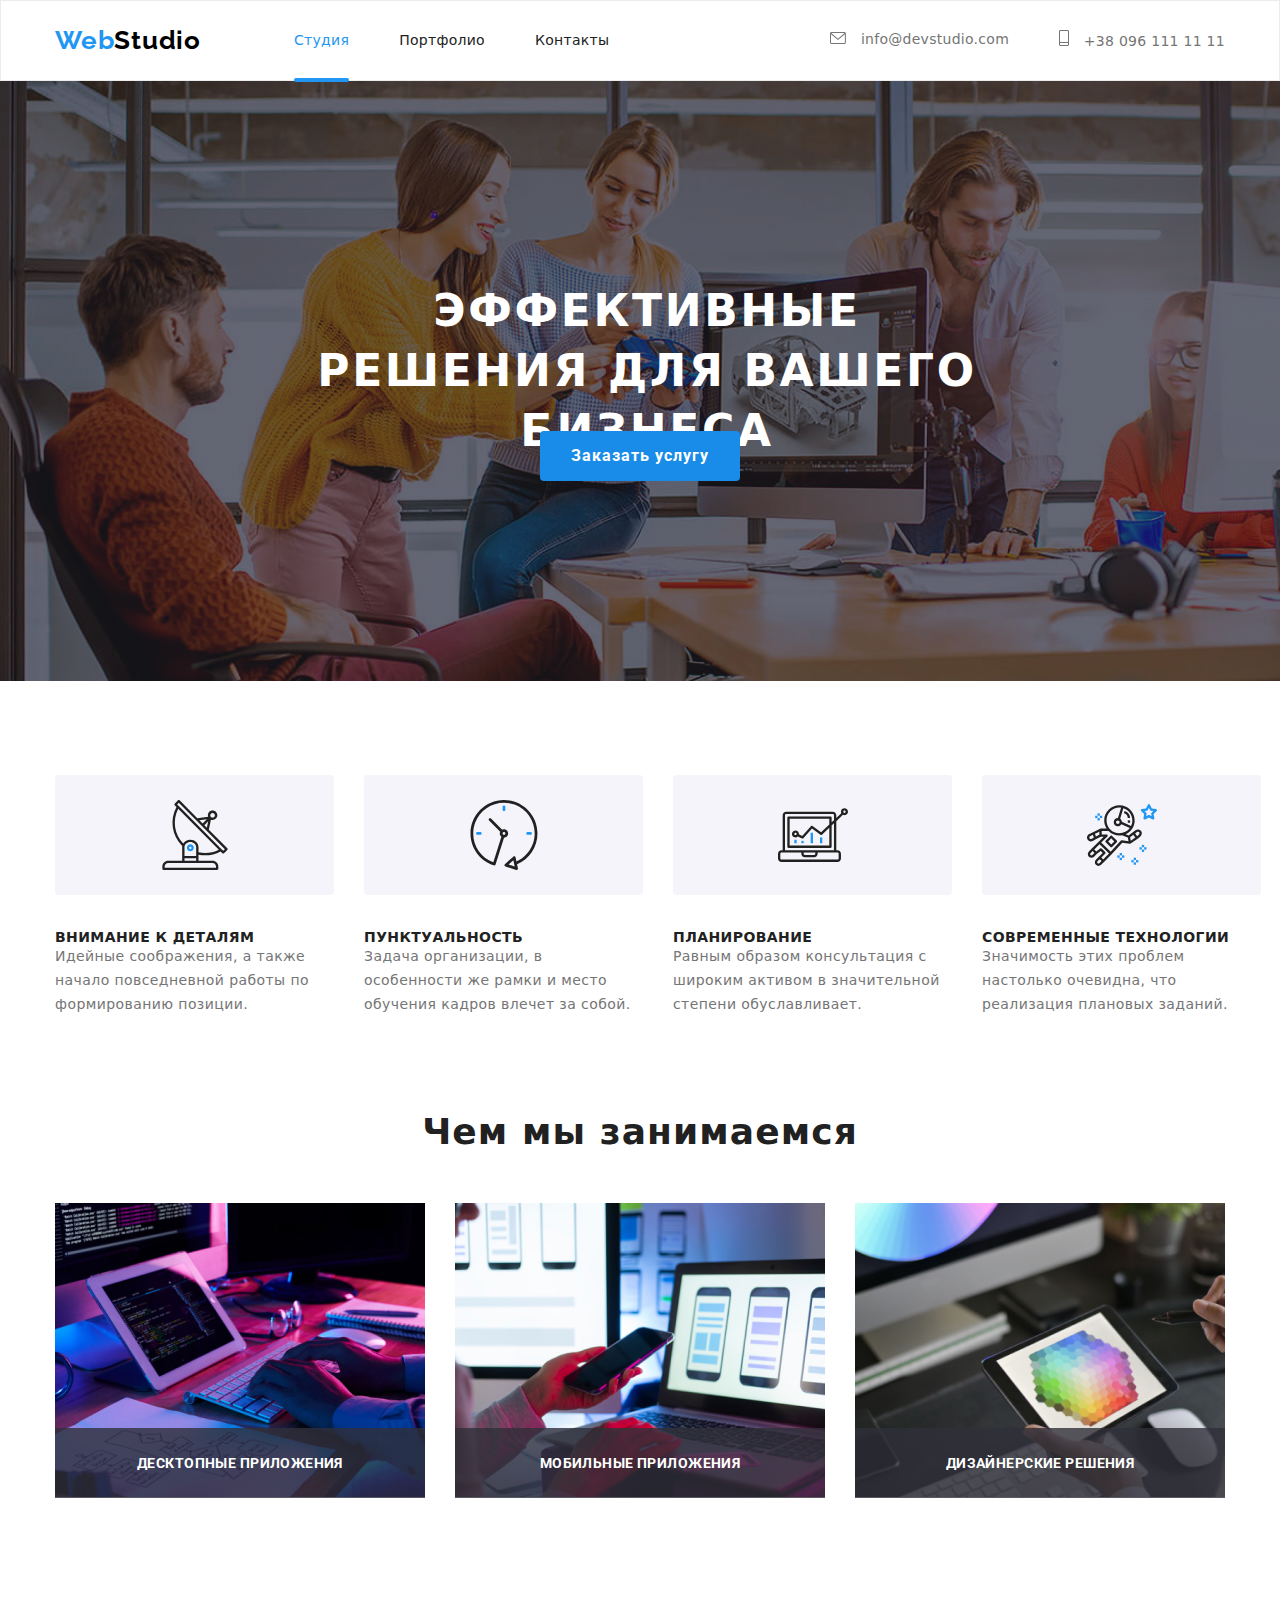
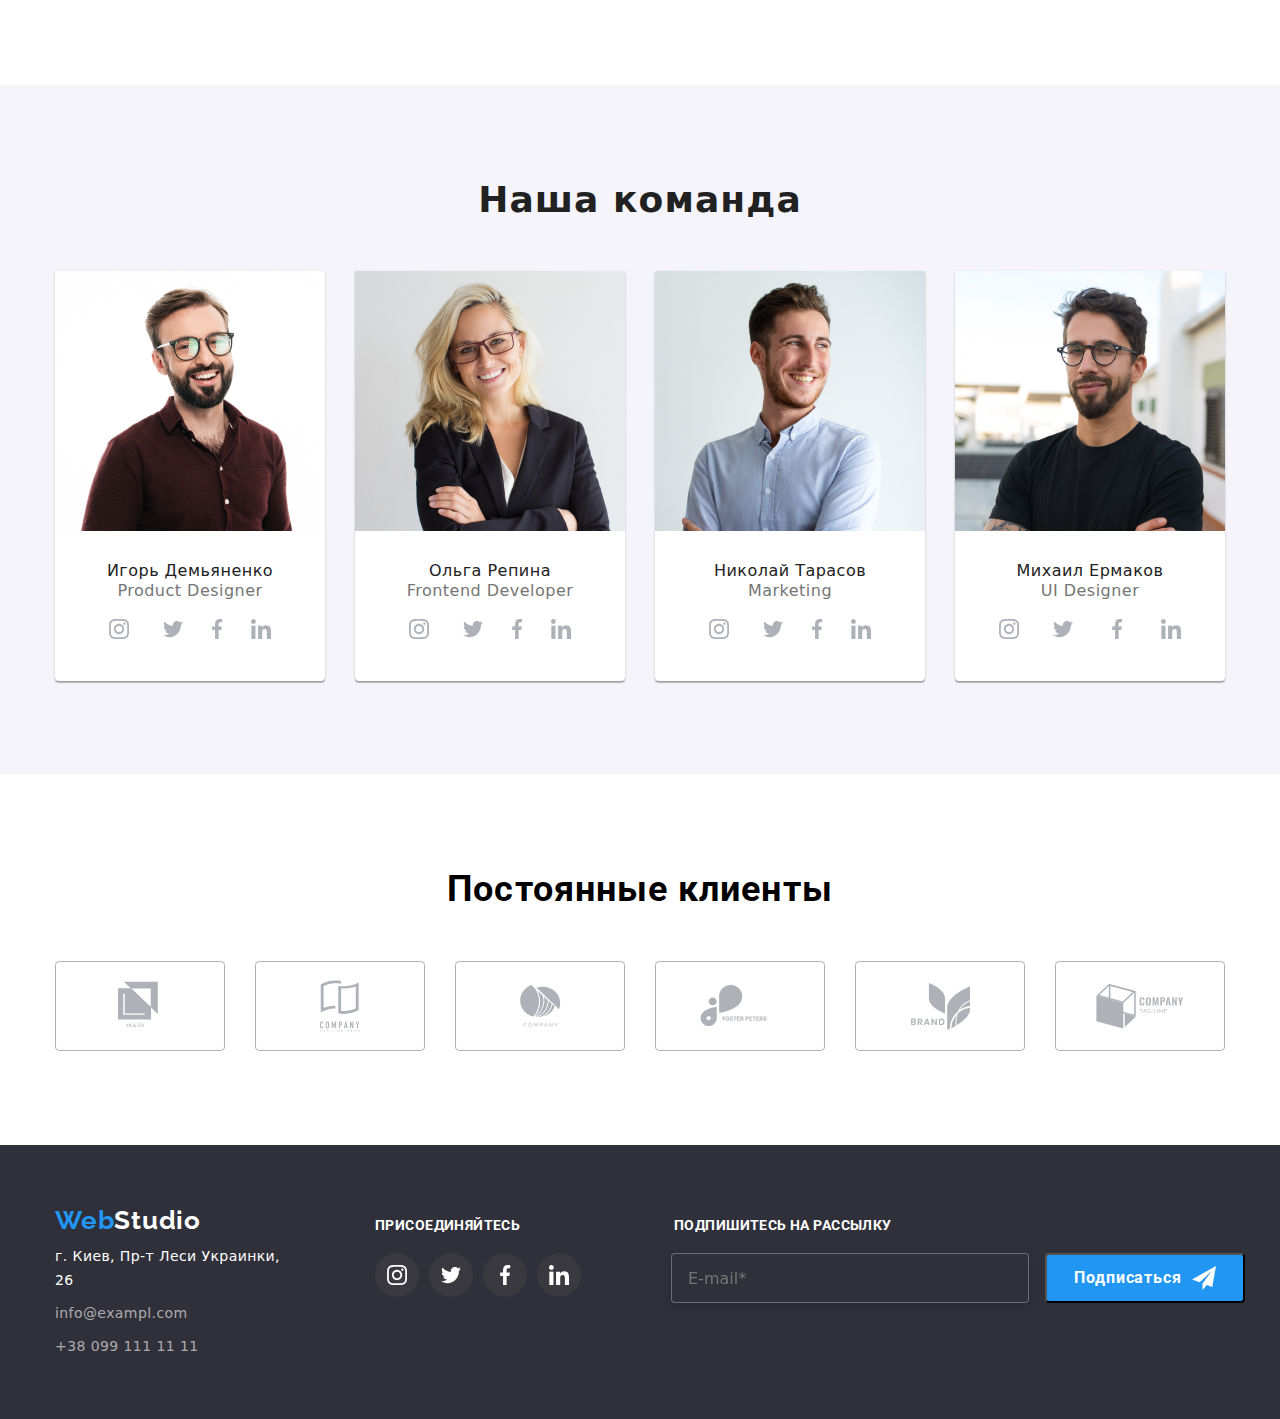
<file: index.html>
<!DOCTYPE html>
<html lang="ru">
  <head>
    <meta charset="UTF-8" />
    <meta name="viewport" content="width=device-width, initial-scale=1.0" />
    <title>Web Studio</title>
    <link
      rel="stylesheet"
      href="https://cdnjs.cloudflare.com/ajax/libs/modern-normalize/1.0.0/modern-normalize.css"
    />
    <link
      href="https://fonts.googleapis.com/css2?family=Raleway:wght@700&family=Roboto:wght@400;500;700&display=swap"
      rel="stylesheet"
    />
    <link rel="stylesheet" href="./css/main.min.css" />
  </head>
  <body>
    <!--header-->
    <header class="header">
      <div class="container">
        <nav class="navigation">
          <a class="logo link" href="index.html"
            ><span class="color-logo-first">Web</span
            ><span class="color-logo-second">Studio</span></a
          >
          <ul class="navigation-list list">
            <li class="navigation-list-item list">
              <a class="navigation-list-link link current " href="index.html"
                >Студия</a
              >
            </li>
            <li class="navigation-list-item list">
              <a class="navigation-list-link link current-line" href="portfolio.html"
                >Портфолио</a
              >
            </li>
            <li class="navigation-list-item list">
              <a class="navigation-list-link link current-line" href="index.html"
                >Контакты</a
              >
            </li>
          </ul>
        </nav>
        <ul class="address-mail-tel">
          <li class="address-item pix-mail list">
            <a class="heder-mail-link link" href="mailto:info@devstudio.com"
              ><svg class="phone-svg" width="16px" height="12px">
                <use
                  class="image-svg-phone"
                  href="./image/sprite.svg#icon-envelope"
                  width="16px"
                  height="12px"
                ></use>
              </svg>
              info@devstudio.com</a
            >
          </li>
          <li class="address-item pix-tel list">
            <a class="heder-tel-link link" href="tel:+380961111111"
              ><svg class="phone-svg-two" width="10px" height="16px">
                <use
                  class="image-svg-phone-two"
                  href="./image/sprite.svg#icon-phone"
                  width="10px"
                  height="16px"
                ></use>
              </svg>
              +38 096 111 11 11</a
            >
          </li>
        </ul>
      </div>
    </header>
    <!--end header-->
    <main>
      <section class="footer-information">
        <div class="container">
          <ul>
            <li class="text-item list">
              <h1 class="heading-text">
                ЭФФЕКТИВНЫЕ РЕШЕНИЯ ДЛЯ ВАШЕГО БИЗНЕСА
              </h1>
            </li>
            <li class="button-item list">
              <button class="button-index" type="button" data-modal-open>
                Заказать услугу
              </button>
            </li>
          </ul>
        </div>
      </section>
      <section class="principles-categories">
        <div class="container">
          <ul class="navigation-list list">
            <li class="item pix-principles-one list">
              <h2 class="principles">ВНИМАНИЕ К ДЕТАЛЯМ</h2>
              <p class="principles-text">
                Идейные соображения, а также начало повседневной работы по
                формированию позиции.
              </p>
            </li>
            <li class="item pix-principles-two list">
              <h2 class="principles">ПУНКТУАЛЬНОСТЬ</h2>
              <p class="principles-text">
                Задача организации, в особенности же рамки и место обучения
                кадров влечет за собой.
              </p>
            </li>
            <li class="item pix-principles-three list">
              <h2 class="principles">ПЛАНИРОВАНИЕ</h2>
              <p class="principles-text">
                Равным образом консультация с широким активом в значительной
                степени обуславливает.
              </p>
            </li>
            <li class="item pix-principles-four list">
              <h2 class="principles">СОВРЕМЕННЫЕ ТЕХНОЛОГИИ</h2>
              <p class="principles-text width">
                Значимость этих проблем настолько очевидна, что реализация
                плановых заданий.
              </p>
            </li>
          </ul>
        </div>
      </section>
      <!--pri-->
      <section class="section-profile">
        <div class="container">
          <ul class="prof-ul">
            <li class="profile-list list">
              <h3 class="profile">Чем мы занимаемся</h3>
            </li>
          </ul>
          <ul class="item-list">
            <li class="social-photo-gal list">
              <img
                src="./image/photos/2.jpg"
                alt="Фото с компьютером"
                width="370"
                height="294"
              />
              <div class="relative-profile">
                <p class="relative-text">ДЕСКТОПНЫЕ ПРИЛОЖЕНИЯ</p>
              </div>
            </li>
            <li class="social-photo-gal list">
              <img
                src="./image/photos/3.jpg"
                alt="Фото с телефоном"
                width="370"
                height="294"
              />
              <div class="relative-profile">
                <p class="relative-text">МОБИЛЬНЫЕ ПРИЛОЖЕНИЯ</p>
              </div>
            </li>
            <li class="social-photo-gal list">
              <img
                src="./image/photos/4.jpg"
                alt="Фото с телефоном"
                width="370"
                height="294"
              />
              <div class="relative-profile">
                <p class="relative-text">ДИЗАЙНЕРСКИЕ РЕШЕНИЯ</p>
              </div>
            </li>
          </ul>
        </div>
      </section>
      <section class="staff-people">
        <div class="container">
          <h4 class="staff">Наша команда</h4>
          <ul class="staff-container list">
            <li class="social-photo list">
              <img
                src="./image/People/igor1.jpg"
                alt="Фото Команда Игорь"
                width="270"
                height="260"
              />
              <div class="name-social">
                <h4 class="staff-people-work">Игорь Демьяненко</h4>
                <p class="staff-people-position" lang="en">Product Designer</p>
                <ul class="social-icon-list">
                  <li class="social-icon-one list">
                    <a href="" class="social-list-link">
                      <svg class="social-icon-svg">
                        <use href="./image/sprite.svg#icon-instagram"></use>
                      </svg>
                    </a>
                  </li>
                  <li class="social-icon-two list">
                    <a href="" class="social-list-link">
                      <svg class="social-icon-svg">
                        <use href="./image/sprite.svg#icon-twitter"></use>
                      </svg>
                    </a>
                  </li>
                  <li class="social-icon-three list">
                    <a href="" class="social-list-link">
                      <svg class="social-icon-svg">
                        <use href="./image/sprite.svg#icon-facebookk"></use>
                      </svg>
                    </a>
                  </li>
                  <li class="social-icon-four list">
                    <a href="" class="social-list-link">
                      <svg class="social-icon-svg">
                        <use href="./image/sprite.svg#icon-linkedin"></use>
                      </svg>
                    </a>
                  </li>
                </ul>
              </div>
            </li>
            <li class="social-photo list">
              <img
                src="./image/People/olga2.jpg"
                alt="Фото Команда Ольга"
                width="270"
                height="260"
              />
              <div class="name-social">
                <h4 class="staff-people-work">Ольга Репина</h4>
                <p class="staff-people-position" lang="en">
                  Frontend Developer
                </p>
                <ul class="social-icon-list">
                  <li class="social-icon-one list">
                    <a href="" class="social-list-link">
                      <svg class="social-icon-svg">
                        <use href="./image/sprite.svg#icon-instagram"></use>
                      </svg>
                    </a>
                  </li>
                  <li class="social-icon-two list">
                    <a href="" class="social-list-link">
                      <svg class="social-icon-svg">
                        <use href="./image/sprite.svg#icon-twitter"></use>
                      </svg>
                    </a>
                  </li>
                  <li class="social-icon-three list">
                    <a href="" class="social-list-link">
                      <svg class="social-icon-svg">
                        <use href="./image/sprite.svg#icon-facebookk"></use>
                      </svg>
                    </a>
                  </li>
                  <li class="social-icon-four list">
                    <a href="" class="social-list-link">
                      <svg class="social-icon-svg">
                        <use href="./image/sprite.svg#icon-linkedin"></use>
                      </svg>
                    </a>
                  </li>
                </ul>
              </div>
            </li>
            <li class="social-photo list">
              <img
                src="./image/People/nik3.jpg"
                alt="Фото Команда Николай"
                width="270"
                height="260"
              />
              <div class="name-social">
                <h4 class="staff-people-work">Николай Тарасов</h4>
                <p class="staff-people-position" lang="en">Marketing</p>
                <ul class="social-icon-list">
                  <li class="social-icon-one list">
                    <a href="" class="social-list-link">
                      <svg class="social-icon-svg">
                        <use href="./image/sprite.svg#icon-instagram"></use>
                      </svg>
                    </a>
                  </li>
                  <li class="social-icon-two list">
                    <a href="" class="social-list-link">
                      <svg class="social-icon-svg">
                        <use href="./image/sprite.svg#icon-twitter"></use>
                      </svg>
                    </a>
                  </li>
                  <li class="social-icon-three list">
                    <a href="" class="social-list-link">
                      <svg class="social-icon-svg">
                        <use href="./image/sprite.svg#icon-facebookk"></use>
                      </svg>
                    </a>
                  </li>
                  <li class="social-icon-four list">
                    <a href="" class="social-list-link">
                      <svg class="social-icon-svg">
                        <use href="./image/sprite.svg#icon-linkedin"></use>
                      </svg>
                    </a>
                  </li>
                </ul>
              </div>
            </li>
            <li class="social-photo list">
              <img
                src="./image/People/mih4.jpg"
                alt="Фото Команда Михаил"
                width="270"
                height="260"
              />
              <div class="name-social">
                <h4 class="staff-people-work">Михаил Ермаков</h4>
                <p class="staff-people-position" lang="en">UI Designer</p>
                <ul class="social-icon-list">
                  <li class="social-icon-one list">
                    <a href="" class="social-list-link">
                      <svg class="social-icon-svg">
                        <use href="./image/sprite.svg#icon-instagram"></use>
                      </svg>
                    </a>
                  </li>
                  <li class="social-icon-one list">
                    <a href="" class="social-list-link">
                      <svg class="social-icon-svg">
                        <use href="./image/sprite.svg#icon-twitter"></use>
                      </svg>
                    </a>
                  </li>
                  <li class="social-icon-one list">
                    <a href="" class="social-list-link">
                      <svg class="social-icon-svg">
                        <use href="./image/sprite.svg#icon-facebookk"></use>
                      </svg>
                    </a>
                  </li>
                  <li class="social-icon-one list">
                    <a href="" class="social-list-link">
                      <svg class="social-icon-svg">
                        <use href="./image/sprite.svg#icon-linkedin"></use>
                      </svg>
                    </a>
                  </li>
                </ul>
              </div>
            </li>
          </ul>
        </div>
      </section>
      <section class="permanent">
        <div class="container">
          <h5 class="text-permanent">Постоянные клиенты</h5>
          <ul class="permanent-list">
            <li class="permanent-item list">
              <a href="" class="social-permanent">
                <svg class="permanent-svg" width="44px" height="50px">
                  <use href="./image/sprite.svg#icon-kvad"></use>
                </svg>
              </a>
            </li>
            <li class="permanent-item list">
              <a href="" class="social-permanent">
                <svg class="permanent-svg" width="40px" height="52px">
                  <use href="./image/sprite.svg#icon-komp"></use>
                </svg>
              </a>
            </li>
            <li class="permanent-item list">
              <a href="" class="social-permanent">
                <svg class="permanent-svg" width="41px" height="42px">
                  <use href="./image/sprite.svg#icon-krug"></use>
                </svg>
              </a>
            </li>
            <li class="permanent-item list">
              <a href="" class="social-permanent">
                <svg class="permanent-svg" width="80px" height="42px">
                  <use href="./image/sprite.svg#icon-lepestk"></use>
                </svg>
              </a>
            </li>
            <li class="permanent-item list">
              <a href="" class="social-permanent">
                <svg class="permanent-svg" width="59px" height="47px">
                  <use href="./image/sprite.svg#icon-brend"></use>
                </svg>
              </a>
            </li>
            <li class="permanent-item list">
              <a href="" class="social-permanent">
                <svg class="permanent-svg" width="88px" height="45px">
                  <use href="./image/sprite.svg#icon-kvadkom"></use>
                </svg>
              </a>
            </li>
          </ul>
        </div>
      </section>
    </main>
    <footer class="footer-information-two">
      <div class="container">
        <div class="">
          <p class="logo-footer">
            <a class="link" href="index.html"
              ><span class="footer-color-logo-first">Web</span
              ><span class="footer-color-logo-second">Studio</span></a
            >
          </p>
          <ul>
            <li class="address-list list">
              <address class="address">г. Киев, Пр-т Леси Украинки, 26</address>
            </li>
            <li class="feedback-list list">
              <a class="feedback-mail link" href="mailto:info@exampl.com"
                >info@exampl.com</a
              >
            </li>
            <li class="telephone-list list">
              <a class="telephone-link link" href="tel:+380991111111"
                >+38 099 111 11 11</a
              >
            </li>
          </ul>
        </div>
        <div class="">
          <h6 class="text-footer">Присоединяйтесь</h6>
          <ul class="footer-link-social">
            <li class="size-list list">
              <a href="" class="list-footer-link">
                <svg class="footer-icon-svg">
                  <use href="./image/sprite.svg#icon-instagram"></use>
                </svg>
              </a>
            </li>
            <li class="size-list list">
              <a href="" class="list-footer-link">
                <svg class="footer-icon-svg">
                  <use href="./image/sprite.svg#icon-twitter"></use>
                </svg>
              </a>
            </li>
            <li class="size-list list">
              <a href="" class="list-footer-link">
                <svg class="footer-icon-svg">
                  <use href="./image/sprite.svg#icon-facebookk"></use>
                </svg>
              </a>
            </li>
            <li class="size-list list">
              <a href="" class="list-footer-link">
                <svg class="footer-icon-svg">
                  <use href="./image/sprite.svg#icon-linkedin"></use>
                </svg>
              </a>
            </li>
          </ul>
        </div>
        <div class="">
          <h6 class="text-footer-send">ПОДПИШИТЕСЬ НА РАССЫЛКУ</h6>
          <div class="slide-display">
              <form id="example" method="GET" action="#" class="form-slide">
                <input type="email" class="input-send" name="user_mail" placeholder="E-mail*" required>
              </form>
                <div class="">
                  <button form="example" class="form-button-type" type="submit"><span class="text-send">Подписаться</span>
                    <svg class="icon-send">
                      <use href="./image/symbol-defs.svg#icon-icon-send"></use>
                    </svg>
                  </button>
                </div>
              </div>
      </div>
      
    </footer>
    <div class="backdrop is-hidden" data-modal>
      <div class="modal">
        <button type="button" class="close-btn" data-modal-close>
          <svg class="close-size">
            <use class="" href="./image/symbol-defs.svg#icon-close-btn"></use>
          </svg>
        </button>
        <h6 class="contact-text">Оставьте свои данные, мы вам перезвоним</h6>
        <form action="#" method="GET" class="form-backdrop">
            <label class="list-form-text">Имя
              <span class="list-form">
          <input type="text" class="contact-form-input" name="user_name" placeholder="" required minlength="2">
                <svg class="icon-image-form">
                  <use href="./image/symbol-defs.svg#icon-person-black"></use>
                </svg>
              </span>
              </label>
            <label class="list-form-text">Телефон
              <span class="list-form">
          <input type="tel" class="contact-form-input" name="user_tel" placeholder="" required>
          <svg class="icon-image-form">
            <use href="./image/symbol-defs.svg#icon-phone-black"></use>
          </svg>
              </span>
              </label>
            <label class="list-form-text">Почта
              <span class="list-form">
          <input type="email" class="contact-form-input" name="user_mail" placeholder="" required>
          <svg class="icon-image-form">
            <use href="./image/symbol-defs.svg#icon-email-black"></use>
          </svg>
            </span>
            </label>
            <label class="list-form-text">Комментарий<textarea class="modal-form-comment" placeholder="Введите текст"></textarea>
            </label>
              <input class="visually-hidden" name="policy-box" type="checkbox" value="accept-policy" id="modal-policy">
              <label for="modal-policy" class="list-form-policy">Соглашаюсь с рассылкой и принимаю<a href="" class="text-policy"> Условия договора</a>
            </label>
          <div class="btn-wraper">
          <button type="submit" class="btn-submit">Отправить</button>
          </div> 
        </form>
      </div>
    </div>
    <script src="./js/modal.js"></script>
  </body>
</html>
</file>
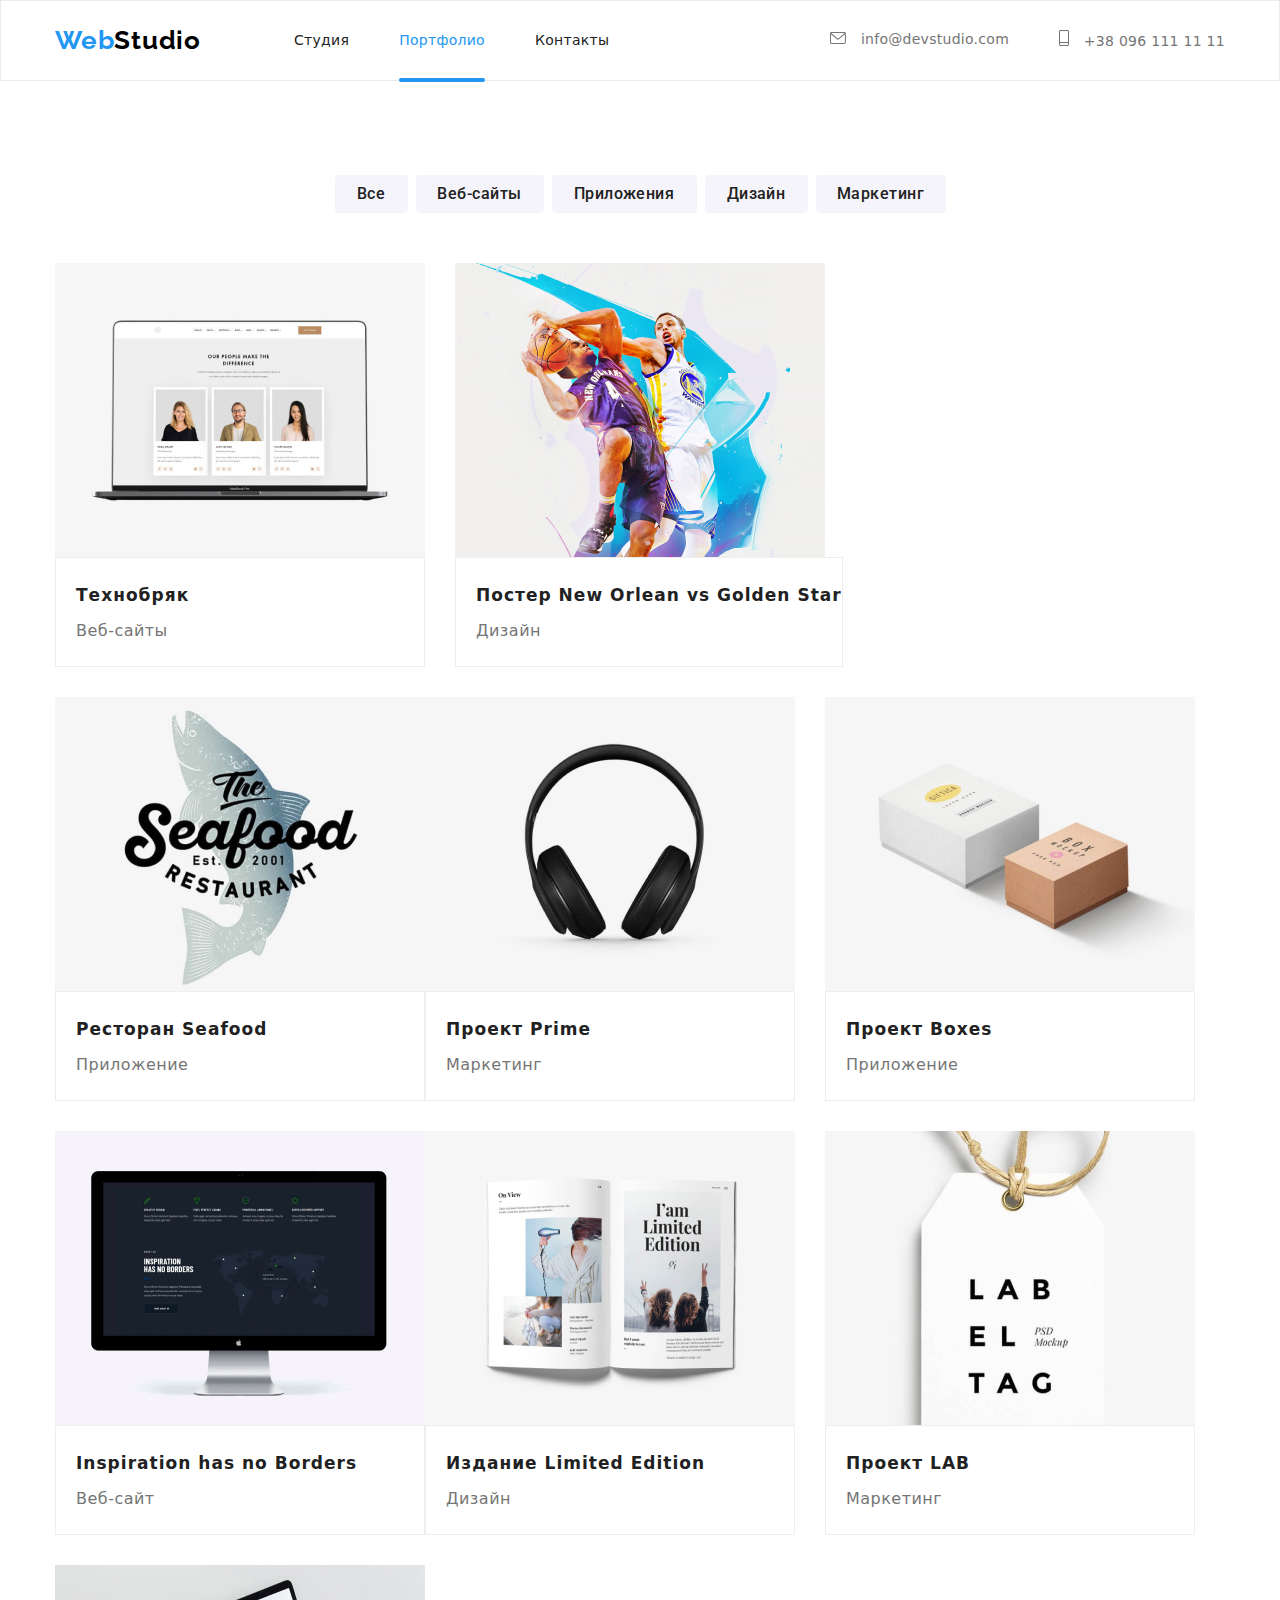
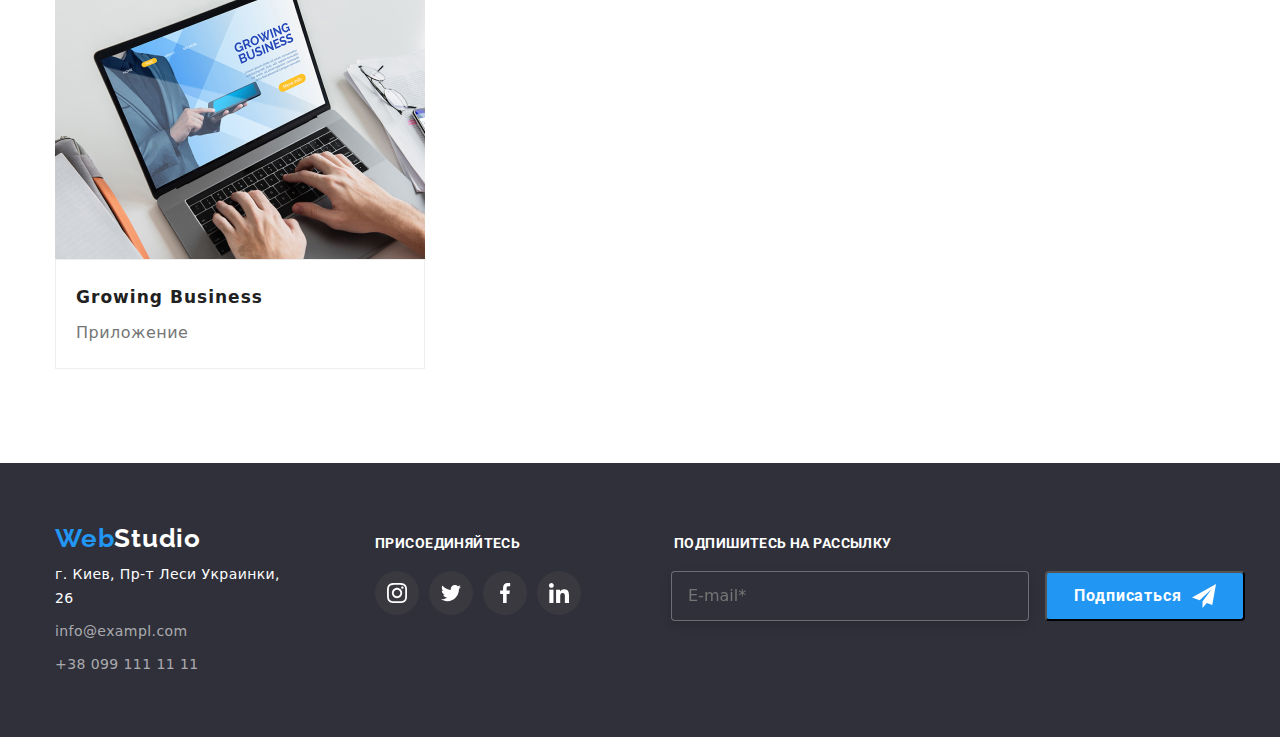
<file: portfolio.html>
<!DOCTYPE html>
<html lang="ru">
  <head>
    <meta charset="UTF-8" />
    <meta name="viewport" content="width=device-width, initial-scale=1.0" />
    <title>Portfolio</title>
    <link
      rel="stylesheet"
      href="https://cdnjs.cloudflare.com/ajax/libs/modern-normalize/1.0.0/modern-normalize.css"
    />
    <link
      href="https://fonts.googleapis.com/css2?family=Raleway:wght@700&family=Roboto:wght@400;500;700&display=swap"
      rel="stylesheet"
    />
    <link rel="stylesheet" href="./css/portfolio.min.css" />
  </head>
  <body>
    <!--Heder-->
    <header class="header">
      <div class="container">
        <nav class="navigation">
          <a class="logo link" href="index.html"
            ><span class="color-logo-first">Web</span
            ><span class="color-logo-second">Studio</span></a
          >
          <ul class="navigation-list list">
            <li class="navigation-list-item list">
              <a class="navigation-list-link link current-line" href="index.html">Студия</a>
            </li>
            <li class="navigation-list-item list">
              <a class="navigation-list-link link current" href="portfolio.html"
                >Портфолио</a
              >
            </li>
            <li class="navigation-list-item list">
              <a class="navigation-list-link link current-line" href="index.html"
                >Контакты</a
              >
            </li>
          </ul>
        </nav>
        <ul class="address-mail-tel">
          <li class="address-item pix-mail list">
            <a class="heder-mail-link link" href="mailto:info@devstudio.com"
              ><svg class="phone-svg" width="16px" height="12px">
                <use
                  class="image-svg-phone"
                  href="./image/sprite.svg#icon-envelope"
                  width="16px"
                  height="12px"
                ></use>
              </svg>
              info@devstudio.com</a
            >
          </li>
          <li class="address-item pix-tel list">
            <a class="heder-tel-link link" href="tel:+380961111111"
              ><svg class="phone-svg-two" width="10px" height="16px">
                <use
                  class="image-svg-phone-two"
                  href="./image/sprite.svg#icon-phone"
                  width="10px"
                  height="16px"
                ></use>
              </svg>
              +38 096 111 11 11</a
            >
          </li>
        </ul>
      </div>
    </header>
    <!--End heder-->
    <main>
      <!--Section category portfolio-->
      <section class="portfolio-section">
        <div class="container">
          <ul class="button-tup">
            <li class="navigation-list-button list">
              <button class="navigation-button one" type="button">Все</button>
            </li>
            <li class="navigation-list-button list">
              <button class="navigation-button two" type="button">
                Веб-сайты
              </button>
            </li>
            <li class="navigation-list-button list">
              <button class="navigation-button three" type="button">
                Приложения
              </button>
            </li>
            <li class="navigation-list-button list">
              <button class="navigation-button four" type="button">
                Дизайн
              </button>
            </li>
            <li class="navigation-list-button list">
              <button class="navigation-button five" type="button">
                Маркетинг
              </button>
            </li>
          </ul>
        </div>
        <div class="container">
          <ul class="categories-site">
            <li class="categories-li list">
              <a href="" class="categories-link link">
                <div class="portfolio-wraper">
                  <img
                    class="portfolio-image"
                    src="./image/portfolio/img1.jpg"
                    alt="MacBook с веб-сайтом"
                    width="370"
                    height="294"
                  />
                  <div class="relative-portfolio">
                    <p class="relative-text-portfolio">
                      Технокряк это современная площадка распространения
                      коронавируса. Компании используют эту платформу для
                      цифрового шпионажа и атак на защищённые сервера
                      конкурентов.
                    </p>
                  </div>
                </div>
                <div class="border-card">
                  <h2 class="portfolio-signature">Технобряк</h2>
                  <p class="portfolio-signature-two">Веб-сайты</p>
                </div>
              </a>
            </li>
            <li class="categories-li list">
              <a href="" class="categories-link link">
                <div class="portfolio-wraper">
                  <img
                    class="portfolio-image"
                    src="./image/portfolio/img2.jpg"
                    alt="Два парня играют в мяч"
                    width="370"
                    height="294"
                  />
                  <div class="relative-portfolio">
                    <p class="relative-text-portfolio">
                      Технокряк это современная площадка распространения
                      коронавируса. Компании используют эту платформу для
                      цифрового шпионажа и атак на защищённые сервера
                      конкурентов.
                    </p>
                  </div>
                </div>
                <div class="border-card">
                  <h2 class="portfolio-signature">
                    Постер New Orlean vs Golden Star
                  </h2>
                  <p class="portfolio-signature-two">Дизайн</p>
                </div>
              </a>
            </li>
            <li class="categories-li list">
              <a href="" class="categories-link link">
                <div class="portfolio-wraper">
                  <img
                    class="portfolio-image"
                    src="./image/portfolio/img3.jpg"
                    alt="Логотип Рыба Seafood"
                    width="370"
                    height="294"
                  />
                  <div class="relative-portfolio">
                    <p class="relative-text-portfolio">
                      Технокряк это современная площадка распространения
                      коронавируса. Компании используют эту платформу для
                      цифрового шпионажа и атак на защищённые сервера
                      конкурентов.
                    </p>
                  </div>
                </div>
                <div class="border-card">
                  <h2 class="portfolio-signature">Ресторан Seafood</h2>
                  <p class="portfolio-signature-two">Приложение</p>
                </div>
              </a>
            </li>
            <li class="categories-li list">
              <a href="" class="categories-link link">
                <div class="portfolio-wraper">
                  <img
                    class="portfolio-image"
                    src="./image/portfolio/img4.jpg"
                    alt="Фото наушники"
                    width="370"
                    height="294"
                  />
                  <div class="relative-portfolio">
                    <p class="relative-text-portfolio">
                      Технокряк это современная площадка распространения
                      коронавируса. Компании используют эту платформу для
                      цифрового шпионажа и атак на защищённые сервера
                      конкурентов.
                    </p>
                  </div>
                </div>
                <div class="border-card">
                  <h2 class="portfolio-signature">Проект Prime</h2>
                  <p class="portfolio-signature-two">Маркетинг</p>
                </div>
              </a>
            </li>
            <li class="categories-li list">
              <a href="" class="categories-link link">
                <div class="portfolio-wraper">
                  <img
                    class="portfolio-image"
                    src="./image/portfolio/img5.jpg"
                    alt="Две коробки Box"
                    width="370"
                    height="294"
                  />
                  <div class="relative-portfolio">
                    <p class="relative-text-portfolio">
                      Технокряк это современная площадка распространения
                      коронавируса. Компании используют эту платформу для
                      цифрового шпионажа и атак на защищённые сервера
                      конкурентов.
                    </p>
                  </div>
                </div>
                <div class="border-card">
                  <h2 class="portfolio-signature">Проект Boxes</h2>
                  <p class="portfolio-signature-two">Приложение</p>
                </div>
              </a>
            </li>
            <li class="categories-li list">
              <a href="" class="categories-link link">
                <div class="portfolio-wraper">
                  <img
                    class="portfolio-image"
                    src="./image/portfolio/img6.jpg"
                    alt="iMac с заставкой Веб-сайта"
                    width="370"
                    height="294"
                  />
                  <div class="relative-portfolio">
                    <p class="relative-text-portfolio">
                      Технокряк это современная площадка распространения
                      коронавируса. Компании используют эту платформу для
                      цифрового шпионажа и атак на защищённые сервера
                      конкурентов.
                    </p>
                  </div>
                </div>
                <div class="border-card">
                  <h2 class="portfolio-signature">
                    Inspiration has no Borders
                  </h2>
                  <p class="portfolio-signature-two">Веб-сайт</p>
                </div>
              </a>
            </li>
            <li class="categories-li list">
              <a href="" class="categories-link link">
                <div class="portfolio-wraper">
                  <img
                    class="portfolio-image"
                    src="./image/portfolio/img7.jpg"
                    alt="Развернутый журнал"
                    width="370"
                    height="294"
                  />
                  <div class="relative-portfolio">
                    <p class="relative-text-portfolio">
                      Технокряк это современная площадка распространения
                      коронавируса. Компании используют эту платформу для
                      цифрового шпионажа и атак на защищённые сервера
                      конкурентов.
                    </p>
                  </div>
                </div>
                <div class="border-card">
                  <h2 class="portfolio-signature">Издание Limited Edition</h2>
                  <p class="portfolio-signature-two">Дизайн</p>
                </div>
              </a>
            </li>
            <li class="categories-li list">
              <a href="" class="categories-link link">
                <div class="portfolio-wraper">
                  <img
                    class="portfolio-image"
                    src="./image/portfolio/img8.jpg"
                    alt="Бирка"
                    width="370"
                    height="294"
                  />
                  <div class="relative-portfolio">
                    <p class="relative-text-portfolio">
                      Технокряк это современная площадка распространения
                      коронавируса. Компании используют эту платформу для
                      цифрового шпионажа и атак на защищённые сервера
                      конкурентов.
                    </p>
                  </div>
                </div>
                <div class="border-card">
                  <h2 class="portfolio-signature">Проект LAB</h2>
                  <p class="portfolio-signature-two">Маркетинг</p>
                </div>
              </a>
            </li>
            <li class="categories-li list">
              <a href="" class="categories-link link">
                <div class="portfolio-wraper">
                  <img
                    class="portfolio-image"
                    src="./image/portfolio/img9.jpg"
                    alt="Парень работает на ноутбуке"
                    width="370"
                    height="294"
                  />
                  <div class="relative-portfolio">
                    <p class="relative-text-portfolio">
                      Технокряк это современная площадка распространения
                      коронавируса. Компании используют эту платформу для
                      цифрового шпионажа и атак на защищённые сервера
                      конкурентов.
                    </p>
                  </div>
                </div>
                <div class="border-card">
                  <h2 class="portfolio-signature">Growing Business</h2>
                  <p class="portfolio-signature-two">Приложение</p>
                </div>
              </a>
            </li>
          </ul>
        </div>
      </section>
    </main>
    <!--End section portfolio-->

    <!--Footer-->
    <footer class="footer-information-two">
      <div class="container">
        <div class="">
          <p class="logo-footer">
            <a class="link" href="index.html"><span class="footer-color-logo-first">Web</span><span
                class="footer-color-logo-second">Studio</span></a>
          </p>
          <ul>
            <li class="address-list list">
              <address class="address">г. Киев, Пр-т Леси Украинки, 26</address>
            </li>
            <li class="feedback-list list">
              <a class="feedback-mail link" href="mailto:info@exampl.com">info@exampl.com</a>
            </li>
            <li class="telephone-list list">
              <a class="telephone-link link" href="tel:+380991111111">+38 099 111 11 11</a>
            </li>
          </ul>
        </div>
        <div class="">
          <h6 class="text-footer">Присоединяйтесь</h6>
          <ul class="footer-link-social">
            <li class="size-list list">
              <a href="" class="list-footer-link">
                <svg class="footer-icon-svg">
                  <use href="./image/sprite.svg#icon-instagram"></use>
                </svg>
              </a>
            </li>
            <li class="size-list list">
              <a href="" class="list-footer-link">
                <svg class="footer-icon-svg">
                  <use href="./image/sprite.svg#icon-twitter"></use>
                </svg>
              </a>
            </li>
            <li class="size-list list">
              <a href="" class="list-footer-link">
                <svg class="footer-icon-svg">
                  <use href="./image/sprite.svg#icon-facebookk"></use>
                </svg>
              </a>
            </li>
            <li class="size-list list">
              <a href="" class="list-footer-link">
                <svg class="footer-icon-svg">
                  <use href="./image/sprite.svg#icon-linkedin"></use>
                </svg>
              </a>
            </li>
          </ul>
        </div>
        <div class="">
          <h6 class="text-footer-send">ПОДПИШИТЕСЬ НА РАССЫЛКУ</h6>
          <div class="slide-display">
            <form id="example" method="GET" action="#" class="form-slide">
              <input type="email" class="input-send" name="user_mail" placeholder="E-mail*" required>
            </form>
            <div class="">
              <button form="example" class="form-button-type" type="submit"><span class="text-send">Подписаться</span>
                <svg class="icon-send">
                  <use href="./image/symbol-defs.svg#icon-icon-send"></use>
                </svg>
              </button>
            </div>
          </div>
        </div>
    </footer>
    <!--End footer-->
  </body>
</html>
</file>
<file: css/main.min.css>
*,*::before,*::after{margin:0;padding:0}img{display:block}.body{font-family:var(--main-font);font-style:normal}.list{list-style:none}.link{text-decoration:none}.address{font-style:normal}.container{width:1200px;padding:0 15px;margin:0 auto}.form-button-type,.btn-submit{display:flex;width:200px;height:50px;background-color:#2196f3;border-radius:4px;align-items:center;justify-content:center;cursor:pointer}.form-button-type,.btn-submit{font-family:"roboto",sans-serif;font-style:normal;font-weight:bold;font-size:16px;line-height:30px;letter-spacing:0.06em;color:#ffffff}.navigation-button{font-family:"roboto",sans-serif;font-style:normal;font-weight:500;font-size:16px;line-height:1.625;text-align:center;letter-spacing:0.03em;border:none;background:#f5f4fa;border-radius:4px;color:#212121;transition-property:background;transition-duration:250ms;transition-timing-function:cubic-bezier(0.4, 0, 0.2, 1);transition-delay:0}.navigation-button:hover,.navigation-button:focus{background:#2196f3;box-shadow:0px 3px 1px rgba(0,0,0,0.1),0px 1px 2px rgba(0,0,0,0.08),0px 2px 2px rgba(0,0,0,0.12);border-radius:4px;color:#ffffff}.button-index{font-family:"roboto",sans-serif;font-style:normal;font-weight:bold;font-size:16px;line-height:1.875;letter-spacing:0.06em;border:none;color:#ffffff;background:#188ce8;border-radius:4px;width:200px;height:50px;cursor:pointer}.button-index:hover,.button-index:focus{box-shadow:0px 4px 4px rgba(0,0,0,0.15);border-radius:4px}.button-tup{display:flex}.button-tup{padding-top:94px;margin-bottom:0px}.text-footer,.text-footer-send{font-family:"roboto",sans-serif;font-style:normal;font-weight:bold;font-size:14px;line-height:1.142;letter-spacing:0.03em;text-transform:uppercase;color:#ffffff}.icon-send{width:24px;height:24px;fill:#ffffff;margin-left:10px}.navigation-list-button:not(:last-child){margin-right:8px}.footer-color-logo-first,.footer-color-logo-second{font-family:Raleway;font-style:normal;font-weight:bold;font-size:26px;line-height:31px;letter-spacing:0.03em}.color-logo-first,.color-logo-second{font-family:Raleway;font-style:normal;font-weight:bold;font-size:26px;line-height:1.192;letter-spacing:0.03em}.color-logo-first{color:#2196f3}.color-logo-second{color:#000000}.footer-color-logo-first{color:#2196f3}.footer-color-logo-second{color:#ffffff}.categories-li:hover,.categories-li:focus{box-shadow:0px 1px 3px rgba(0,0,0,0.12),0px 1px 1px rgba(0,0,0,0.14),0px 2px 1px rgba(0,0,0,0.2);border-radius:0px 0px 4px 4px}.address{width:236px;font-weight:normal;font-size:14px;line-height:1.714;letter-spacing:0.03em;color:#ffffff}.feedback-mail{font-weight:normal;font-size:14px;line-height:1.714;letter-spacing:0.03em;color:rgba(255,255,255,0.6);transition-property:color;transition-duration:250ms;transition-timing-function:cubic-bezier(0.4, 0, 0.2, 1);transition-delay:0}.feedback-mail:hover,.feedback-mail:focus{color:#2196f3}.telephone-link{font-weight:normal;font-size:14px;line-height:1.714;letter-spacing:0.03em;color:rgba(255,255,255,0.6);transition-property:color;transition-duration:250ms;transition-timing-function:cubic-bezier(0.4, 0, 0.2, 1);transition-delay:0}.telephone-link:hover,.telephone-link:focus{color:#2196f3}.phone-svg,.phone-svg-two{fill:#757575}.heder-tel-link:hover .phone-svg-two,.heder-tel-link:focus .phone-svg-two{fill:#2196f3}.heder-tel-link:hover,.heder-tel-link:focus{color:#2196f3}.heder-mail-link:hover,.heder-mail-link:focus{color:#2196f3}.heder-mail-link:hover .phone-svg,.heder-mail-link:focus .phone-svg{fill:#2196f3}.heder-tel-link,.heder-mail-link{font-weight:500;font-size:14px;line-height:1.333;letter-spacing:0.02em;color:#757575;transition-property:color;transition-duration:250ms;transition-timing-function:cubic-bezier(0.4, 0, 0.2, 1);transition-delay:0}.navigation-list-link{font-weight:500;font-size:14px;line-height:1.333;letter-spacing:0.02em;color:#212121;transition-property:color;transition-duration:250ms;transition-timing-function:cubic-bezier(0.4, 0, 0.2, 1);transition-delay:0}.navigation-list-link:hover,.navigation-list-link:focus{color:#2196f3}.current{color:#2196f3}.current:after{content:"";position:absolute;left:0;bottom:-170%;display:block;width:100%;height:4px;background-color:#2196f3;border-radius:2px}.current-line:after{content:"";position:absolute;left:0;bottom:-170%;display:block;width:100%;height:4px;background-color:#2196f3;border-radius:2px;opacity:0}.current-line:hover::after{opacity:1}.heading-text{font-weight:900;font-size:44px;line-height:1.363;text-align:center;letter-spacing:0.06em;text-transform:uppercase;color:#ffffff}.principles{font-weight:bold;font-size:14px;line-height:1.142;letter-spacing:0.03em;text-transform:uppercase;color:#212121}.principles-text{font-weight:normal;font-size:14px;line-height:1.714;letter-spacing:0.03em;color:#757575}.pix-principles-one::before{display:inline-block;content:"";width:100%;height:120px;background:#f5f4fa;border-radius:4px;background-image:url("../image/principles/ante.svg");background-repeat:no-repeat;background-position:center;margin-bottom:30px}.pix-principles-two::before{display:inline-block;content:"";width:100%;height:120px;background:#f5f4fa;border-radius:4px;background-image:url("../image/principles/clo.svg");background-repeat:no-repeat;background-position:center;margin-bottom:30px}.pix-principles-three::before{display:inline-block;content:"";width:100%;height:120px;background:#f5f4fa;border-radius:4px;background-image:url("../image/principles/diagram.svg");background-repeat:no-repeat;background-position:center;margin-bottom:30px}.pix-principles-four::before{display:inline-block;content:"";width:100%;height:120px;background:#f5f4fa;border-radius:4px;background-image:url("../image/principles/astronaut.svg");background-repeat:no-repeat;background-position:center;margin-bottom:30px}.social-photo-gal{padding-bottom:94px}.social-photo-gal{position:relative}.profile{font-weight:bold;font-size:36px;line-height:1.166;text-align:center;letter-spacing:0.03em;color:#212121}.relative-profile{display:flex;justify-content:center;align-items:center;position:absolute;top:225px;left:0;width:370px;height:70px;background:rgba(47,48,58,0.8)}.relative-text{font-family:"roboto",sans-serif;font-style:normal;font-weight:bold;font-size:14px;line-height:16px;text-align:center;letter-spacing:0.03em;color:#ffffff}.social-photo{background:#ffffff;box-shadow:0px 1px 3px rgba(0,0,0,0.12),0px 1px 1px rgba(0,0,0,0.14),0px 2px 1px rgba(0,0,0,0.2);border-radius:0px 0px 4px 4px;height:auto}.staff{font-weight:bold;font-size:36px;line-height:1.166;text-align:center;letter-spacing:0.03em;color:#212121}.staff-people{background:#f5f4fa}.staff-people-work{font-weight:500;font-size:16px;line-height:1.187;letter-spacing:0.03em;color:#212121}.staff-people-position{font-weight:normal;font-size:16px;line-height:1.187px;letter-spacing:0.03em;color:#757575}.text-permanent{font-family:"roboto",sans-serif;font-style:normal;font-weight:bold;font-size:36px;line-height:1.166;text-align:center;letter-spacing:0.03em}.backdrop{position:fixed;top:0;left:0;width:100%;height:100%;background-color:rgba(0,0,0,0.2);transition-property:all;transition-duration:250ms;transition-timing-function:cubic-bezier(0.4, 0, 0.2, 1);transition-delay:0}.backdrop .close-btn{position:absolute;top:8px;right:8px;border-radius:50%;background:#ffffff;border:1px solid rgba(0,0,0,0.1);cursor:pointer;width:30px;height:30px}.backdrop .list-form-text{font-family:"roboto",sans-serif;font-style:normal;font-weight:normal;font-size:12px;line-height:14px;letter-spacing:0.01em;color:#757575}.backdrop .list-form-policy,.backdrop .list-form-text-last{font-family:"roboto",sans-serif;font-style:normal;font-weight:normal;font-size:14px;line-height:24px;letter-spacing:0.03em;color:#757575}.backdrop .text-policy{font-family:"roboto",sans-serif;font-style:normal;font-weight:normal;font-size:14px;line-height:24px;letter-spacing:0.03em;text-decoration-line:underline;color:#2196f3}.backdrop .list-form-policy::before{content:"";display:inline-flex;margin-right:7px;width:16px;height:15px;background-position:center;background-repeat:no-repeat;background-image:url(../image/checkbox/check-kvad.svg)}.backdrop .form-backdrop{padding:0px 40px}.modal-form-comment{width:100%;height:120px;border:1px solid rgba(33,33,33,0.2);box-sizing:border-box;border-radius:4px;margin-bottom:20px;margin-top:4px;padding:12px 16px;resize:none;transition:border 250ms cubic-bezier(0.4, 0, 0.2, 1)}.modal-form-comment::placeholder{font-family:"roboto",sans-serif;font-weight:400;font-size:14px;line-height:1.143;letter-spacing:0.01em;color:rgba(117,117,117,0.5)}.modal-form-comment:focus{outline:none;border:1px solid #2196f3}.input-send{padding-left:16px;width:358px;height:50px;border:1px solid rgba(255,255,255,0.3);box-sizing:border-box;filter:drop-shadow(0px 4px 4px rgba(0,0,0,0.15));border-radius:4px;background-color:#2f303a;color:#ffffff}.input-send{width:358px;height:50px}.icon-image-form{width:18px;height:18px;top:25px;left:15px;position:absolute}.contact-form-input:focus+.icon-image-form{fill:#2196f3}.list-form-text{position:relative}.list-form-text{margin-top:20px}.contact-form-input{display:block}.contact-form-input:not(:last-child){margin-bottom:10px}.contact-form-input{border:1px solid rgba(33,33,33,0.2);box-sizing:border-box;border-radius:4px;width:448px;height:40px;padding-left:40px;transition:border 250ms cubic-bezier(0.4, 0, 0.2, 1)}.contact-form-input:focus{outline:none;border:1px solid #2196f3}.visually-hidden{position:relative;right:-19px;visibility:hidden;cursor:pointer}.visually-hidden{margin-top:18px;margin-bottom:32px}.visually-hidden:checked+.list-form-policy::before{background-image:url(../image/checkbox/icon-check.svg)}.contact-text{font-family:"roboto",sans-serif;font-style:normal;font-weight:bold;font-size:20px;line-height:23px;text-align:center;letter-spacing:0.03em;color:#212121}.contact-text{padding-top:40px;margin-bottom:12px}.btn-wraper{display:flex;justify-content:center}.slide-display{display:flex}.form-button-type{margin-top:20px;margin-left:16px}.form-slide{margin-top:20px;padding-left:90px}.modal{position:absolute;top:50%;left:50%;transform:translate(-50%, -50%);width:528px;height:581px;background-color:#ffffff;box-shadow:0px 1px 3px rgba(0,0,0,0.12),0px 1px 1px rgba(0,0,0,0.14),0px 2px 1px rgba(0,0,0,0.2);border-radius:4px}.close-size{width:18px;height:18px;margin-top:6px}.close-size:hover,.close-size:focus{fill:#2196f3}.is-hidden{opacity:0;visibility:hidden;pointer-events:none}.social-list-link{display:flex;align-items:center;justify-content:center;width:44px;height:44px;border-radius:50%;transition-property:background-color;transition-duration:250ms;transition-timing-function:cubic-bezier(0.4, 0, 0.2, 1);transition-delay:0}.social-list-link:hover,.social-list-link:focus{background-color:#2196f3}.social-icon-svg{width:20px;height:20px;fill:#afb1b8}.social-list-link:hover .social-icon-svg,.social-list-link:focus .social-icon-svg{fill:#fff}.social-permanent{display:flex;align-items:center;justify-content:center;width:170px;height:90px;border:1px solid #afb1b8;box-sizing:border-box;border-radius:4px;transition-property:border;transition-duration:250ms;transition-timing-function:cubic-bezier(0.4, 0, 0.2, 1);transition-delay:0}.social-permanent:hover,.social-permanent:focus{border:1px solid #2196f3}.permanent-svg{fill:#afb1b8;transition-property:fill;transition-duration:250ms;transition-timing-function:cubic-bezier(0.4, 0, 0.2, 1);transition-delay:0}.social-permanent:hover .permanent-svg,.social-permanent:focus .permanent-svg{fill:#2196f3}.list-footer-link:hover,.list-footer-link:focus{background-color:#2196f3}.footer-icon-svg{width:20px;height:20px;fill:#ffffff}.list-footer-link{display:flex;align-items:center;justify-content:center;width:44px;height:44px;border-radius:50%;background-color:#49464665;transition-property:background-color;transition-duration:250ms;transition-timing-function:cubic-bezier(0.4, 0, 0.2, 1);transition-delay:0}.header .container{display:flex;align-items:center}.header{border:1px solid #ececec}.header{padding:24px 0}.logo-footer{padding-top:60px}.address-list{margin-top:9px}.feedback-list{margin-top:9px}.telephone-list{margin-top:9px;padding-bottom:60px}.footer-link-social{display:flex}.footer-information-two .container{display:flex}.text-footer{padding-top:72px;padding-left:84px}.footer-link-social{padding-left:84px}.size-list{margin-top:20px}.size-list:not(:last-child){margin-right:10px}.text-footer-send{padding-top:72px;padding-left:93px}.navigation-list-item:not(:last-child){margin-right:50px}.navigation-list-item{position:relative}.navigation{display:flex;align-items:center}.logo{margin-right:93px}.navigation-list{display:flex}.address-mail-tel{display:flex}.address-mail-tel{margin-left:auto}.address-item:not(:last-child){margin-right:50px}.phone-svg,.phone-svg-two{margin-right:10px}.footer-information-two{background-color:#2f303a}.footer-information{background-color:rgba(47,48,58,0.4);background-image:linear-gradient(rgba(47,48,58,0.4), rgba(47,48,58,0.4)),url("../image/bg/background.jpg")}.footer-information .container{display:flex;flex-direction:column}.heading-text{width:696px;height:120px}.text-item{padding-top:200px;padding-left:244px;padding-right:244px;margin-bottom:30px}.button-item{padding-left:485px;padding-right:485px;padding-bottom:200px}.principles-categories .container{display:flex;align-items:center}.navigation-list{display:flex;justify-content:space-between}.item{padding-top:94px;width:279px}.item:not(:last-child){margin-right:30px}.prof-ul{margin-bottom:50px}.section-profile .container{display:flex;flex-direction:column}.section-profile{padding-top:94px;padding-bottom:94px}.item-list{display:flex;justify-content:space-between}.staff{padding-top:94px;margin-bottom:50px}.staff-container{display:flex;padding-bottom:94px}.staff-people-work{text-align:center}.staff-people-position{text-align:center}.staff-people-position{margin-top:10px}.staff-people .container{display:flex;flex-direction:column}.social-icon-list{display:flex;justify-content:center}.social-icon-list{margin-top:16px;padding-bottom:30px}.social-photo:not(:last-child){margin-right:30px}.name-social{padding-top:30px}.social-icon-list .social-icon-one:not(:last-child){margin-right:10px}.text-permanent{padding-top:94px;margin-bottom:50px}.permanent-list{display:flex;justify-content:center}.permanent-item{padding-bottom:94px}.permanent-item:not(:last-child){margin-right:30px}
/*# sourceMappingURL=main.min.css.map */
</file>
<file: css/portfolio.min.css>
*,*::before,*::after{margin:0;padding:0}img{display:block}.body{font-family:var(--main-font);font-style:normal}.list{list-style:none}.link{text-decoration:none}.address{font-style:normal}.container{width:1200px;padding:0 15px;margin:0 auto}.form-button-type,.btn-submit{display:flex;width:200px;height:50px;background-color:#2196f3;border-radius:4px;align-items:center;justify-content:center;cursor:pointer}.form-button-type,.btn-submit{font-family:"roboto",sans-serif;font-style:normal;font-weight:bold;font-size:16px;line-height:30px;letter-spacing:0.06em;color:#ffffff}.navigation-button{font-family:"roboto",sans-serif;font-style:normal;font-weight:500;font-size:16px;line-height:1.625;text-align:center;letter-spacing:0.03em;border:none;background:#f5f4fa;border-radius:4px;color:#212121;transition-property:background;transition-duration:250ms;transition-timing-function:cubic-bezier(0.4, 0, 0.2, 1);transition-delay:0}.navigation-button:hover,.navigation-button:focus{background:#2196f3;box-shadow:0px 3px 1px rgba(0,0,0,0.1),0px 1px 2px rgba(0,0,0,0.08),0px 2px 2px rgba(0,0,0,0.12);border-radius:4px;color:#ffffff}.button-index{font-family:"roboto",sans-serif;font-style:normal;font-weight:bold;font-size:16px;line-height:1.875;letter-spacing:0.06em;border:none;color:#ffffff;background:#188ce8;border-radius:4px;width:200px;height:50px;cursor:pointer}.button-index:hover,.button-index:focus{box-shadow:0px 4px 4px rgba(0,0,0,0.15);border-radius:4px}.button-tup{display:flex}.button-tup{padding-top:94px;margin-bottom:0px}.text-footer,.text-footer-send{font-family:"roboto",sans-serif;font-style:normal;font-weight:bold;font-size:14px;line-height:1.142;letter-spacing:0.03em;text-transform:uppercase;color:#ffffff}.icon-send{width:24px;height:24px;fill:#ffffff;margin-left:10px}.navigation-list-button:not(:last-child){margin-right:8px}.footer-color-logo-first,.footer-color-logo-second{font-family:Raleway;font-style:normal;font-weight:bold;font-size:26px;line-height:31px;letter-spacing:0.03em}.color-logo-first,.color-logo-second{font-family:Raleway;font-style:normal;font-weight:bold;font-size:26px;line-height:1.192;letter-spacing:0.03em}.color-logo-first{color:#2196f3}.color-logo-second{color:#000000}.footer-color-logo-first{color:#2196f3}.footer-color-logo-second{color:#ffffff}.categories-li:hover,.categories-li:focus{box-shadow:0px 1px 3px rgba(0,0,0,0.12),0px 1px 1px rgba(0,0,0,0.14),0px 2px 1px rgba(0,0,0,0.2);border-radius:0px 0px 4px 4px}.address{width:236px;font-weight:normal;font-size:14px;line-height:1.714;letter-spacing:0.03em;color:#ffffff}.feedback-mail{font-weight:normal;font-size:14px;line-height:1.714;letter-spacing:0.03em;color:rgba(255,255,255,0.6);transition-property:color;transition-duration:250ms;transition-timing-function:cubic-bezier(0.4, 0, 0.2, 1);transition-delay:0}.feedback-mail:hover,.feedback-mail:focus{color:#2196f3}.telephone-link{font-weight:normal;font-size:14px;line-height:1.714;letter-spacing:0.03em;color:rgba(255,255,255,0.6);transition-property:color;transition-duration:250ms;transition-timing-function:cubic-bezier(0.4, 0, 0.2, 1);transition-delay:0}.telephone-link:hover,.telephone-link:focus{color:#2196f3}.phone-svg,.phone-svg-two{fill:#757575}.heder-tel-link:hover .phone-svg-two,.heder-tel-link:focus .phone-svg-two{fill:#2196f3}.heder-tel-link:hover,.heder-tel-link:focus{color:#2196f3}.heder-mail-link:hover,.heder-mail-link:focus{color:#2196f3}.heder-mail-link:hover .phone-svg,.heder-mail-link:focus .phone-svg{fill:#2196f3}.heder-tel-link,.heder-mail-link{font-weight:500;font-size:14px;line-height:1.333;letter-spacing:0.02em;color:#757575;transition-property:color;transition-duration:250ms;transition-timing-function:cubic-bezier(0.4, 0, 0.2, 1);transition-delay:0}.navigation-list-link{font-weight:500;font-size:14px;line-height:1.333;letter-spacing:0.02em;color:#212121;transition-property:color;transition-duration:250ms;transition-timing-function:cubic-bezier(0.4, 0, 0.2, 1);transition-delay:0}.navigation-list-link:hover,.navigation-list-link:focus{color:#2196f3}.current{color:#2196f3}.current:after{content:"";position:absolute;left:0;bottom:-170%;display:block;width:100%;height:4px;background-color:#2196f3;border-radius:2px}.current-line:after{content:"";position:absolute;left:0;bottom:-170%;display:block;width:100%;height:4px;background-color:#2196f3;border-radius:2px;opacity:0}.current-line:hover::after{opacity:1}.social-list-link{display:flex;align-items:center;justify-content:center;width:44px;height:44px;border-radius:50%;transition-property:background-color;transition-duration:250ms;transition-timing-function:cubic-bezier(0.4, 0, 0.2, 1);transition-delay:0}.social-list-link:hover,.social-list-link:focus{background-color:#2196f3}.social-icon-svg{width:20px;height:20px;fill:#afb1b8}.social-list-link:hover .social-icon-svg,.social-list-link:focus .social-icon-svg{fill:#fff}.social-permanent{display:flex;align-items:center;justify-content:center;width:170px;height:90px;border:1px solid #afb1b8;box-sizing:border-box;border-radius:4px;transition-property:border;transition-duration:250ms;transition-timing-function:cubic-bezier(0.4, 0, 0.2, 1);transition-delay:0}.social-permanent:hover,.social-permanent:focus{border:1px solid #2196f3}.permanent-svg{fill:#afb1b8;transition-property:fill;transition-duration:250ms;transition-timing-function:cubic-bezier(0.4, 0, 0.2, 1);transition-delay:0}.social-permanent:hover .permanent-svg,.social-permanent:focus .permanent-svg{fill:#2196f3}.list-footer-link:hover,.list-footer-link:focus{background-color:#2196f3}.footer-icon-svg{width:20px;height:20px;fill:#ffffff}.list-footer-link{display:flex;align-items:center;justify-content:center;width:44px;height:44px;border-radius:50%;background-color:#49464665;transition-property:background-color;transition-duration:250ms;transition-timing-function:cubic-bezier(0.4, 0, 0.2, 1);transition-delay:0}.backdrop{position:fixed;top:0;left:0;width:100%;height:100%;background-color:rgba(0,0,0,0.2);transition-property:all;transition-duration:250ms;transition-timing-function:cubic-bezier(0.4, 0, 0.2, 1);transition-delay:0}.backdrop .close-btn{position:absolute;top:8px;right:8px;border-radius:50%;background:#ffffff;border:1px solid rgba(0,0,0,0.1);cursor:pointer;width:30px;height:30px}.backdrop .list-form-text{font-family:"roboto",sans-serif;font-style:normal;font-weight:normal;font-size:12px;line-height:14px;letter-spacing:0.01em;color:#757575}.backdrop .list-form-policy,.backdrop .list-form-text-last{font-family:"roboto",sans-serif;font-style:normal;font-weight:normal;font-size:14px;line-height:24px;letter-spacing:0.03em;color:#757575}.backdrop .text-policy{font-family:"roboto",sans-serif;font-style:normal;font-weight:normal;font-size:14px;line-height:24px;letter-spacing:0.03em;text-decoration-line:underline;color:#2196f3}.backdrop .list-form-policy::before{content:"";display:inline-flex;margin-right:7px;width:16px;height:15px;background-position:center;background-repeat:no-repeat;background-image:url(../image/checkbox/check-kvad.svg)}.backdrop .form-backdrop{padding:0px 40px}.modal-form-comment{width:100%;height:120px;border:1px solid rgba(33,33,33,0.2);box-sizing:border-box;border-radius:4px;margin-bottom:20px;margin-top:4px;padding:12px 16px;resize:none;transition:border 250ms cubic-bezier(0.4, 0, 0.2, 1)}.modal-form-comment::placeholder{font-family:"roboto",sans-serif;font-weight:400;font-size:14px;line-height:1.143;letter-spacing:0.01em;color:rgba(117,117,117,0.5)}.modal-form-comment:focus{outline:none;border:1px solid #2196f3}.input-send{padding-left:16px;width:358px;height:50px;border:1px solid rgba(255,255,255,0.3);box-sizing:border-box;filter:drop-shadow(0px 4px 4px rgba(0,0,0,0.15));border-radius:4px;background-color:#2f303a;color:#ffffff}.input-send{width:358px;height:50px}.icon-image-form{width:18px;height:18px;top:25px;left:15px;position:absolute}.contact-form-input:focus+.icon-image-form{fill:#2196f3}.list-form-text{position:relative}.list-form-text{margin-top:20px}.contact-form-input{display:block}.contact-form-input:not(:last-child){margin-bottom:10px}.contact-form-input{border:1px solid rgba(33,33,33,0.2);box-sizing:border-box;border-radius:4px;width:448px;height:40px;padding-left:40px;transition:border 250ms cubic-bezier(0.4, 0, 0.2, 1)}.contact-form-input:focus{outline:none;border:1px solid #2196f3}.visually-hidden{position:relative;right:-19px;visibility:hidden;cursor:pointer}.visually-hidden{margin-top:18px;margin-bottom:32px}.visually-hidden:checked+.list-form-policy::before{background-image:url(../image/checkbox/icon-check.svg)}.contact-text{font-family:"roboto",sans-serif;font-style:normal;font-weight:bold;font-size:20px;line-height:23px;text-align:center;letter-spacing:0.03em;color:#212121}.contact-text{padding-top:40px;margin-bottom:12px}.btn-wraper{display:flex;justify-content:center}.slide-display{display:flex}.form-button-type{margin-top:20px;margin-left:16px}.form-slide{margin-top:20px;padding-left:90px}.modal{position:absolute;top:50%;left:50%;transform:translate(-50%, -50%);width:528px;height:581px;background-color:#ffffff;box-shadow:0px 1px 3px rgba(0,0,0,0.12),0px 1px 1px rgba(0,0,0,0.14),0px 2px 1px rgba(0,0,0,0.2);border-radius:4px}.close-size{width:18px;height:18px;margin-top:6px}.close-size:hover,.close-size:focus{fill:#2196f3}.is-hidden{opacity:0;visibility:hidden;pointer-events:none}.portfolio-signature{font-weight:bold;font-size:17px;line-height:2;letter-spacing:0.06em;color:#212121}.relative-text-portfolio{font-family:"roboto",sans-serif;font-style:normal;font-weight:normal;font-size:1.555;line-height:28px;letter-spacing:0.03em;color:#ffffff}.portfolio-signature-two{font-weight:normal;font-size:16px;line-height:1.875;letter-spacing:0.03em;color:#757575}.header .container{display:flex;align-items:center}.header{border:1px solid #ececec}.header{padding:24px 0}.logo-footer{padding-top:60px}.address-list{margin-top:9px}.feedback-list{margin-top:9px}.telephone-list{margin-top:9px;padding-bottom:60px}.footer-link-social{display:flex}.footer-information-two .container{display:flex}.text-footer{padding-top:72px;padding-left:84px}.footer-link-social{padding-left:84px}.size-list{margin-top:20px}.size-list:not(:last-child){margin-right:10px}.text-footer-send{padding-top:72px;padding-left:93px}.navigation-list-item:not(:last-child){margin-right:50px}.navigation-list-item{position:relative}.navigation{display:flex;align-items:center}.logo{margin-right:93px}.navigation-list{display:flex}.address-mail-tel{display:flex}.address-mail-tel{margin-left:auto}.address-item:not(:last-child){margin-right:50px}.phone-svg,.phone-svg-two{margin-right:10px}.footer-information-two{background-color:#2f303a}.portfolio-section .container{display:flex;justify-content:center}.categories-site{display:flex;flex-wrap:wrap}.categories-site{margin-top:50px;padding-bottom:94px}.categories-li{margin-right:30px;margin-bottom:30px}.categories-li:nth-child(3n){margin-right:0px}.categories-li:nth-last-child(-n+3){margin-bottom:0px}.portfolio-signature{margin-top:20px;margin-bottom:0px;margin-left:20px}.portfolio-signature-two{margin-top:4px;margin-left:20px;padding-bottom:20px}.border-card{border:1px solid #eeeeee}.portfolio-section .one{width:73px;height:38px}.portfolio-section .two{width:128px;height:38px}.portfolio-section .three{width:145px;height:38px}.portfolio-section .four{width:103px;height:38px}.portfolio-section .five{width:130px;height:38px}.categories-link{width:100%;height:100%}.relative-text-portfolio{width:322px;height:168px;padding-top:63px;padding-left:24px;padding-right:24px;padding-bottom:63px}.portfolio-wraper{position:relative}.portfolio-wraper{position:relative;overflow:hidden}.relative-portfolio{position:absolute;top:0;left:0;width:100%;height:100%;background:rgba(33,150,243,0.9);transform:translateY(100%);transition-property:all;transition-duration:250ms;transition-timing-function:cubic-bezier(0.4, 0, 0.2, 1);transition-delay:0}.categories-li:hover .relative-portfolio,.categories-li:focus .relative-portfolio{transform:translateY(0%)}.categories-link:hover .relative-portfolio,.categories-link:focus .relative-portfolio{transform:translateY(0%)}
/*# sourceMappingURL=portfolio.min.css.map */
</file>
